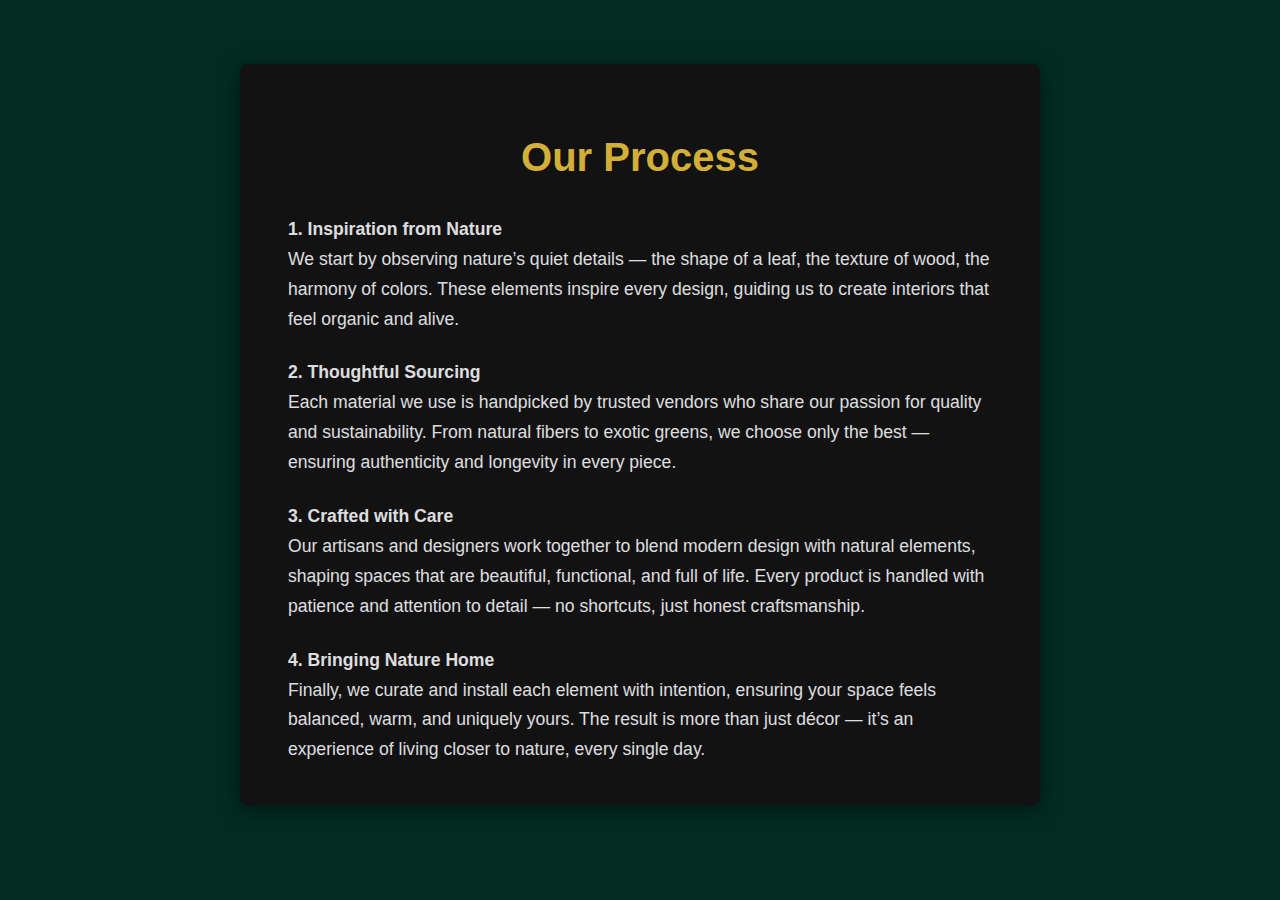
<file: our-process.html>
<!DOCTYPE html>
<html lang="en">
<head>
    <meta charset="UTF-8">
    <meta name="viewport" content="width=device-width, initial-scale=1.0">
    <title>Our Process</title>
    
    <link rel="stylesheet" href="company.css">
    
    </head>
<body>

    <main class="content-container">
        <h1>Our Process</h1>
        
        <p>
            <strong>1. Inspiration from Nature</strong><br>
            We start by observing nature’s quiet details — the shape of a leaf, the texture of wood, the harmony of colors. These elements inspire every design, guiding us to create interiors that feel organic and alive.
        </p>
        
        <p>
            <strong>2. Thoughtful Sourcing</strong><br>
            Each material we use is handpicked by trusted vendors who share our passion for quality and sustainability. From natural fibers to exotic greens, we choose only the best — ensuring authenticity and longevity in every piece.
        </p>
        
        <p>
            <strong>3. Crafted with Care</strong><br>
            Our artisans and designers work together to blend modern design with natural elements, shaping spaces that are beautiful, functional, and full of life. Every product is handled with patience and attention to detail — no shortcuts, just honest craftsmanship.
        </D>
        
        <p>
            <strong>4. Bringing Nature Home</strong><br>
            Finally, we curate and install each element with intention, ensuring your space feels balanced, warm, and uniquely yours. The result is more than just décor — it’s an experience of living closer to nature, every single day.
        </p>
    </main>

</body>
</html>
</file>
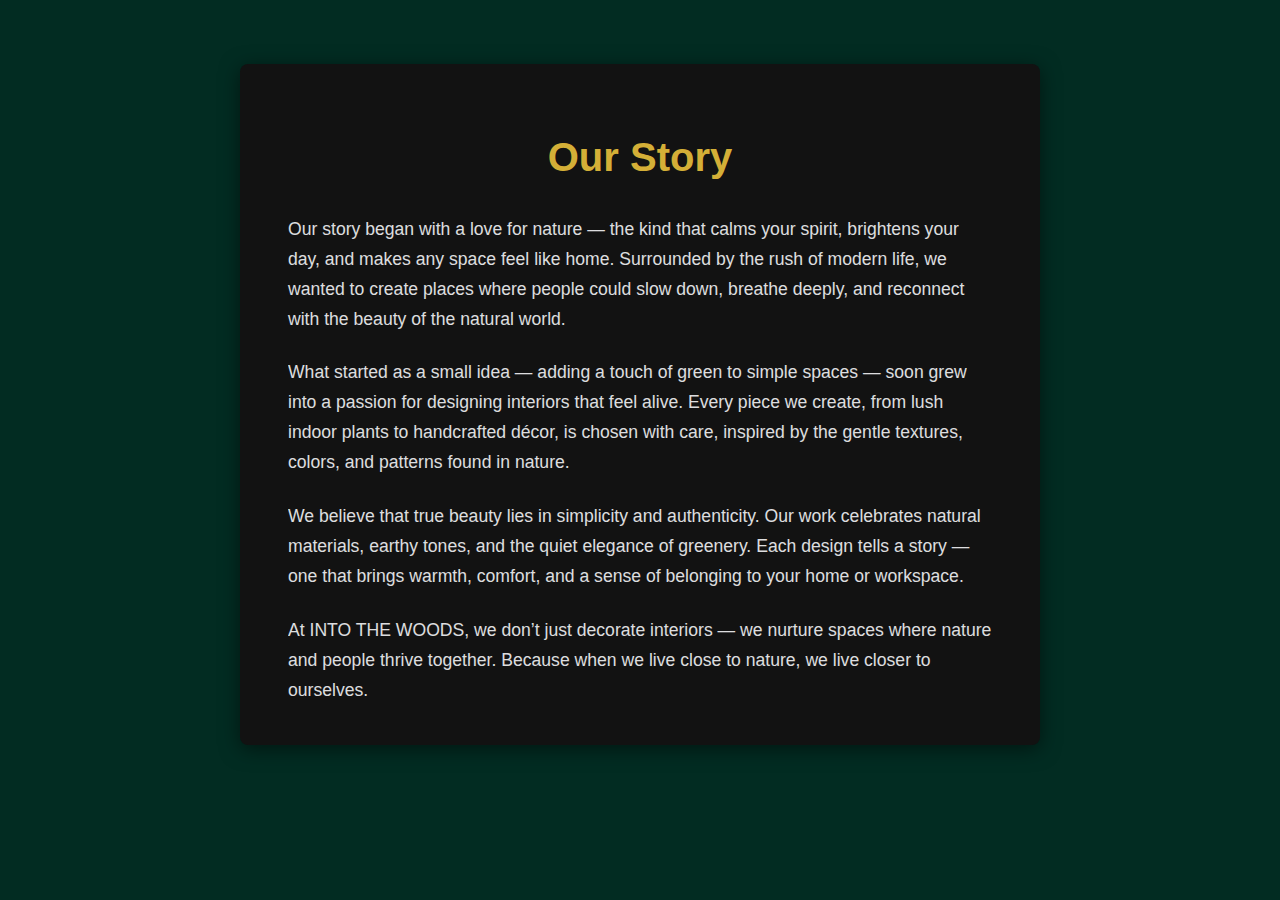
<file: our-story.html>
<!DOCTYPE html>
<html lang="en">
<head>
    <meta charset="UTF-8">
    <meta name="viewport" content="width=device-width, initial-scale=1.0">
    <title>Our Story</title>
    
    <link rel="stylesheet" href="company.css">
    
    </head>
<body>

    <main class="content-container">
        <h1>Our Story</h1>
        
        <p>
            Our story began with a love for nature — the kind that calms your spirit, brightens your day, and makes any space feel like home. Surrounded by the rush of modern life, we wanted to create places where people could slow down, breathe deeply, and reconnect with the beauty of the natural world.
        </p>
        
        <p>
            What started as a small idea — adding a touch of green to simple spaces — soon grew into a passion for designing interiors that feel alive. Every piece we create, from lush indoor plants to handcrafted décor, is chosen with care, inspired by the gentle textures, colors, and patterns found in nature.
        </p>
        
        <p>
            We believe that true beauty lies in simplicity and authenticity. Our work celebrates natural materials, earthy tones, and the quiet elegance of greenery. Each design tells a story — one that brings warmth, comfort, and a sense of belonging to your home or workspace.
        </p>

        <p>
            At INTO THE WOODS, we don’t just decorate interiors — we nurture spaces where nature and people thrive together. Because when we live close to nature, we live closer to ourselves.
        </p>
    </main>

</body>
</html>
</file>
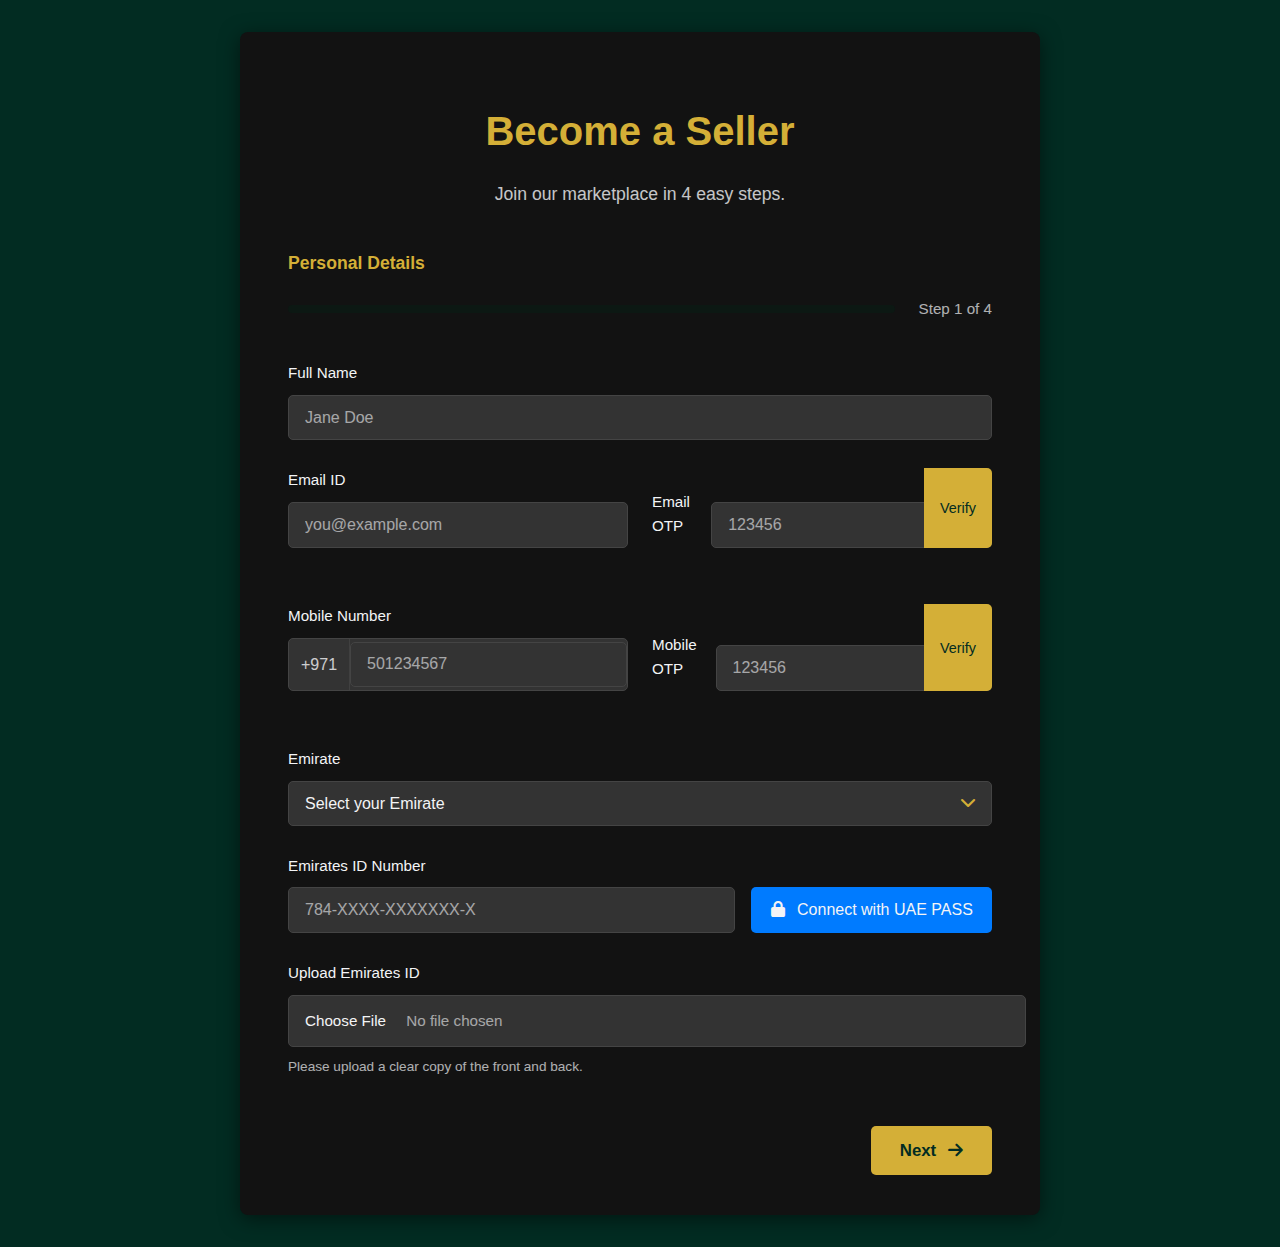
<file: seller.html>
<!DOCTYPE html>
<html lang="en">
<head>
    <meta charset="UTF-8">
    <meta name="viewport" content="width=device-width, initial-scale=1.0">
    <title>Become a Seller</title>
    <link rel="stylesheet" href="seller-style.css">
    <link rel="stylesheet" href="https://cdnjs.cloudflare.com/ajax/libs/font-awesome/6.5.2/css/all.min.css">
</head>
<body>
    <div class="seller-container">
        <div class="header-section">
            <h1 class="main-title">Become a Seller</h1>
            <p class="subtitle">Join our marketplace in 4 easy steps.</p>
        </div>

        <div class="progress-bar-container">
            <div class="progress-step-label" id="step-label">Personal Details</div>
            <div class="progress-bar-bg">
                <div class="progress-bar-fill" id="progress-bar-fill"></div>
            </div>
            <div class="step-counter" id="step-counter">Step 1 of 4</div>
        </div>

        <form id="seller-form" class="seller-form">
            <div class="form-step active" data-step="1">
                <div class="form-group">
                    <label for="fullName">Full Name</label>
                    <input type="text" id="fullName" name="fullName" placeholder="Jane Doe" required>
                </div>

                <div class="form-row">
                    <div class="form-group half-width">
                        <label for="emailID">Email ID</label>
                        <input type="email" id="emailID" name="emailID" placeholder="you@example.com" required>
                    </div>
                    <div class="form-group otp-group half-width">
                        <label for="emailOTP">Email OTP</label>
                        <input type="text" id="emailOTP" name="emailOTP" placeholder="123456" pattern="\d{6}" maxlength="6" required>
                        <button type="button" class="verify-btn">Verify</button>
                    </div>
                </div>

                <div class="form-row">
                    <div class="form-group mobile-group half-width">
                        <label for="mobileNumber">Mobile Number</label>
                        <div class="mobile-input-group">
                            <span class="country-code">+971</span>
                            <input type="tel" id="mobileNumber" name="mobileNumber" placeholder="501234567" pattern="[0-9]{8,10}" required>
                        </div>
                    </div>
                    <div class="form-group otp-group half-width">
                        <label for="mobileOTP">Mobile OTP</label>
                        <input type="text" id="mobileOTP" name="mobileOTP" placeholder="123456" pattern="\d{6}" maxlength="6" required>
                        <button type="button" class="verify-btn">Verify</button>
                    </div>
                </div>

                <div class="form-group">
                    <label for="emirate">Emirate</label>
                    <div class="select-wrapper">
                        <select id="emirate" name="emirate" required>
                            <option value="">Select your Emirate</option>
                            <option value="dubai">Dubai</option>
                            <option value="abudhabi">Abu Dhabi</option>
                            <option value="sharjah">Sharjah</option>
                            <option value="ajman">Ajman</option>
                            <option value="fujairah">Fujairah</option>
                            <option value="rak">Ras Al Khaimah</option>
                            <option value="ummalquwain">Umm Al Quwain</option>
                        </select>
                    </div>
                </div>

                <div class="form-group">
                    <label for="emiratesIDNumber">Emirates ID Number</label>
                    <div class="emirates-id-group">
                        <input type="text" id="emiratesIDNumber" name="emiratesIDNumber" placeholder="784-XXXX-XXXXXXX-X" pattern="[0-9]{3}-[0-9]{4}-[0-9]{7}-[0-9]{1}" required>
                        <button type="button" class="uae-pass-btn"><i class="fas fa-lock"></i> Connect with UAE PASS</button>
                    </div>
                </div>
                
                <div class="form-group file-upload-group">
                    <label for="uploadEmiratesID">Upload Emirates ID</label>
                    <input type="file" id="uploadEmiratesID" name="uploadEmiratesID" accept="image/*,.pdf" required>
                    <label for="uploadEmiratesID" class="custom-file-upload">Choose File <span class="file-name">No file chosen</span></label>
                    <p class="help-text">Please upload a clear copy of the front and back.</p>
                </div>

                <div class="form-navigation">
                    <button type="button" class="next-btn primary-btn">Next <i class="fas fa-arrow-right"></i></button>
                </div>
            </div>

            <div class="form-step" data-step="2">
                <div class="form-group">
                    <label for="accountEmailID">Email ID</label>
                    <input type="email" id="accountEmailID" name="accountEmailID" value="mirebac394@ekposta.com" readonly>
                    <p class="help-text">Your password will be linked to this email address.</p>
                </div>

                <div class="form-group">
                    <label for="createPassword">Create Password</label>
                    <input type="password" id="createPassword" name="createPassword" required minlength="8">
                </div>

                <div class="form-group">
                    <label for="confirmPassword">Confirm Password</label>
                    <input type="password" id="confirmPassword" name="confirmPassword" required minlength="8">
                </div>

                <div class="form-navigation">
                    <button type="button" class="prev-btn secondary-btn"><i class="fas fa-arrow-left"></i> Previous</button>
                    <button type="button" class="next-btn primary-btn">Next <i class="fas fa-arrow-right"></i></button>
                </div>
            </div>

            <div class="form-step" data-step="3">
                <div class="form-group file-upload-group">
                    <label for="tradeLicense">Trade License</label>
                    <input type="file" id="tradeLicense" name="tradeLicense" accept="image/*,.pdf" required>
                    <label for="tradeLicense" class="custom-file-upload">Choose File <span class="file-name">No file chosen</span></label>
                    <p class="help-text">Upload a valid copy of your trade license.</p>
                </div>

                <div class="form-row">
                    <div class="form-group half-width">
                        <label for="bankAccountHolderName">Bank Account Holder Name</label>
                        <input type="text" id="bankAccountHolderName" name="bankAccountHolderName" placeholder="Account Holder Name" required>
                    </div>
                    <div class="form-group half-width">
                        <label for="iban">IBAN</label>
                        <input type="text" id="iban" name="iban" placeholder="AEXXXXXXXXXXXXXXXXXXXXX" pattern="AE[0-9]{23}" maxlength="25" required>
                    </div>
                </div>

                <div class="form-group">
                    <label for="vatNumber">VAT Number (Optional)</label>
                    <input type="text" id="vatNumber" name="vatNumber" placeholder="TRN Number">
                </div>

                <div class="form-group">
                    <label for="fullAddress">Full Address</label>
                    <textarea id="fullAddress" name="fullAddress" rows="3" placeholder="Your complete business address" required></textarea>
                </div>

                <div class="form-group">
                    <label for="pickupDetails">Pickup Details</label>
                    <textarea id="pickupDetails" name="pickupDetails" rows="3" placeholder="e.g., Store address, warehouse location, contact person" required></textarea>
                    <p class="help-text">Provide information for order pickups.</p>
                </div>

                <div class="form-navigation">
                    <button type="button" class="prev-btn secondary-btn"><i class="fas fa-arrow-left"></i> Previous</button>
                    <button type="button" class="next-btn primary-btn">Next <i class="fas fa-arrow-right"></i></button>
                </div>
            </div>

            <div class="form-step" data-step="4">
                <div class="product-list-section">
                    <h2 class="section-title-danger">Your Products</h2>
                    <p class="error-message" id="product-error-message">Please add at least one product.</p>
                    
                    <div id="product-items-container">
                        </div>

                    <button type="button" class="add-product-btn primary-btn"><i class="fas fa-plus-circle"></i> Add Another Product</button>
                </div>

                <div class="form-navigation">
                    <button type="button" class="prev-btn secondary-btn"><i class="fas fa-arrow-left"></i> Previous</button>
                    <button type="submit" class="submit-btn primary-btn">Submit Application</button>
                </div>
            </div>
        </form>
    </div>

    <script src="seller-script.js"></script>
</body>
</html>
</file>
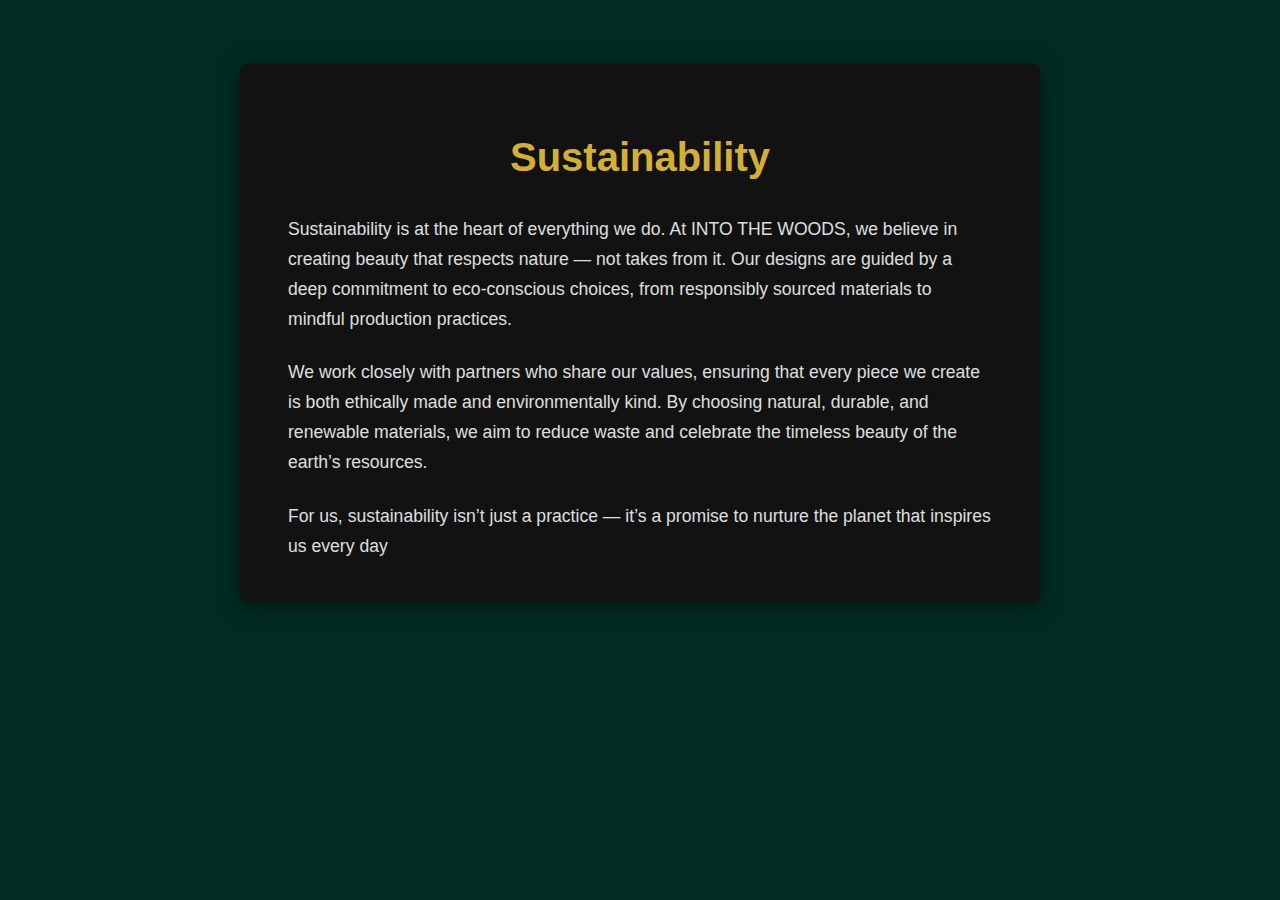
<file: sustainability.html>
<!DOCTYPE html>
<html lang="en">
<head>
    <meta charset="UTF-8">
    <meta name="viewport" content="width=device-width, initial-scale=1.0">
    <title>Sustainability</title>
    
    <link rel="stylesheet" href="company.css">
    
    </head>
<body>

    <main class="content-container">
        <h1>Sustainability</h1>
        
        <p>
            Sustainability is at the heart of everything we do. At INTO THE WOODS, we believe in creating beauty that respects nature — not takes from it. Our designs are guided by a deep commitment to eco-conscious choices, from responsibly sourced materials to mindful production practices.
        </p>
        
        <p>
            We work closely with partners who share our values, ensuring that every piece we create is both ethically made and environmentally kind. By choosing natural, durable, and renewable materials, we aim to reduce waste and celebrate the timeless beauty of the earth’s resources.
        </p>
        
        <p>
            For us, sustainability isn’t just a practice — it’s a promise to nurture the planet that inspires us every day
        </p>
    </main>

</body>
</html>
</file>
<file: company.css>
/* --- Color Variables --- */
:root {
    --emerald: #064e3b;
    --dark-emerald: #022c22;
    --gold: #d4af37;
    --text-light: #f3f4f6;
    --bg-dark-overlay: rgba(6,30,19,0.5);
    --emerald-hover: rgba(4,70,50,0.8);
    --gold-highlight: rgba(212,175,55,0.7);
    --error-red: #ef4444; /* Standard red for errors */
}

/* --- General Body and Page Styles --- */
body {
    margin: 0;
    padding: 0;
    font-family: -apple-system, BlinkMacSystemFont, "Segoe UI", Roboto, Helvetica, Arial, sans-serif;
    background-color: var(--dark-emerald); /* Main Dark Emerald background */
    color: var(--text-light);
    line-height: 1.6;
    display: flex;
    justify-content: center;
    align-items: flex-start; /* Aligns content box to the top */
    min-height: 100vh;
    padding: 2rem 1rem;
    box-sizing: border-box;
}

/* --- Main Content Box (for static pages) --- */
.content-container {
    background-color: #121212; 
    border-radius: 8px;
    box-shadow: 0 4px 20px rgba(0, 0, 0, 0.5);
    padding: 2.5rem 3rem;
    max-width: 800px; /* Optimal width for reading text */
    width: 100%;
    box-sizing: border-box;
    margin-top: 2rem; /* Adds some space from the top */
}

/* --- Content Box Typography --- */
.content-container h1 {
    color: var(--gold); /* Gold for the main title */
    font-size: 2.5rem;
    font-weight: 700;
    margin-bottom: 2rem;
    text-align: center;
    line-height: 1.3;
}

.content-container p {
    color: var(--text-light);
    font-size: 1.1rem;
    line-height: 1.7; /* More line spacing for better readability */
    opacity: 0.9;      /* Makes text slightly softer */
    margin-bottom: 1.5rem;
}

.content-container p:last-of-type {
    margin-bottom: 0; /* Removes extra space after the last paragraph */
}

/* ============================================
   SELLER FORM STYLES
============================================
*/

/* --- Form Container --- */
.seller-container {
    background-color: #121212; /* A slightly lighter dark for the form background */
    border-radius: 8px;
    box-shadow: 0 4px 20px rgba(0, 0, 0, 0.5);
    padding: 2.5rem 3rem;
    max-width: 800px;
    width: 100%;
    box-sizing: border-box;
}

/* --- Form Header Section --- */
.header-section {
    text-align: center;
    margin-bottom: 2.5rem;
}

.main-title {
    color: var(--gold);
    font-size: 2.5rem;
    font-weight: 700;
    margin-bottom: 0.5rem;
}

.subtitle {
    color: var(--text-light);
    opacity: 0.8;
    font-size: 1.1rem;
}

/* --- Form Progress Bar --- */
.progress-bar-container {
    display: flex;
    flex-wrap: wrap;
    align-items: center;
    justify-content: space-between;
    margin-bottom: 2.5rem;
    gap: 0.5rem;
}

.progress-step-label {
    flex-basis: 100%;
    color: var(--gold);
    font-weight: 600;
    font-size: 1.1rem;
    margin-bottom: 0.75rem;
}

.progress-bar-bg {
    flex-grow: 1;
    height: 8px;
    background-color: var(--bg-dark-overlay);
    border-radius: 4px;
    overflow: hidden;
    margin-right: 1rem;
}

.progress-bar-fill {
    height: 100%;
    width: 0%; /* Controlled by JS */
    background-color: var(--gold);
    border-radius: 4px;
    transition: width 0.4s ease-in-out;
}

.step-counter {
    color: var(--text-light);
    opacity: 0.7;
    font-size: 0.95rem;
    white-space: nowrap;
}

/* --- General Form Styles --- */
.form-step {
    display: none;
}

.form-step.active {
    display: block;
}

.form-group {
    margin-bottom: 1.75rem;
}

.form-group label {
    display: block;
    color: var(--text-light);
    font-size: 0.95rem;
    margin-bottom: 0.6rem;
    font-weight: 500;
}

.form-group input[type="text"],
.form-group input[type="email"],
.form-group input[type="password"],
.form-group input[type="tel"],
.form-group select,
.form-group textarea {
    width: 100%;
    padding: 0.8rem 1rem;
    background-color: #333;
    border: 1px solid #444;
    border-radius: 5px;
    color: var(--text-light);
    font-size: 1rem;
    transition: border-color 0.3s ease, box-shadow 0.3s ease;
    box-sizing: border-box;
}

.form-group input:focus,
.form-group select:focus,
.form-group textarea:focus {
    border-color: var(--gold);
    outline: none;
    box-shadow: 0 0 0 3px rgba(212, 175, 55, 0.3);
}

.form-group input::placeholder,
.form-group textarea::placeholder {
    color: var(--text-light);
    opacity: 0.6;
}

.form-group textarea {
    resize: vertical;
    min-height: 80px;
}

.form-row {
    display: flex;
    gap: 1.5rem;
    margin-bottom: 1.75rem;
}

.form-row .half-width {
    flex: 1;
}

/* --- Specific Form Input Styles --- */
.otp-group {
    position: relative;
    display: flex;
    align-items: flex-end;
}

.otp-group input {
    padding-right: 5.5rem;
}

.otp-group .verify-btn {
    position: absolute;
    right: 0;
    bottom: 0;
    height: 100%;
    padding: 0.5rem 1rem;
    background-color: var(--gold);
    color: var(--dark-emerald);
    border: none;
    border-radius: 0 5px 5px 0;
    cursor: pointer;
    font-size: 0.9rem;
    font-weight: 500;
    transition: background-color 0.3s ease;
    white-space: nowrap;
}

.otp-group .verify-btn:hover {
    background-color: var(--gold-highlight);
}

.mobile-input-group {
    display: flex;
    align-items: center;
    background-color: #333;
    border: 1px solid #444;
    border-radius: 5px;
}

.mobile-input-group .country-code {
    padding: 0.8rem 0.75rem;
    color: var(--text-light);
    opacity: 0.8;
    border-right: 1px solid #444;
    font-size: 1rem;
}

.mobile-input-group input {
    flex-grow: 1;
    border: none;
    background-color: transparent;
    padding: 0.8rem 1rem;
}
.mobile-input-group input:focus {
    box-shadow: none;
}
.mobile-input-group:focus-within {
    border-color: var(--gold);
    box-shadow: 0 0 0 3px rgba(212, 175, 55, 0.3);
}


.select-wrapper {
    position: relative;
}
.select-wrapper::after {
    content: '\f078'; /* Font Awesome chevron-down icon */
    font-family: 'Font Awesome 6 Free';
    font-weight: 900;
    position: absolute;
    right: 1rem;
    top: 50%;
    transform: translateY(-50%);
    color: var(--gold);
    pointer-events: none;
}
.form-group select {
    appearance: none;
    -webkit-appearance: none;
    -moz-appearance: none;
    padding-right: 2.5rem;
}


.emirates-id-group {
    display: flex;
    gap: 1rem;
}

.emirates-id-group input {
    flex-grow: 1;
}

.uae-pass-btn {
    flex-shrink: 0;
    padding: 0.8rem 1.2rem;
    background-color: #007bff;
    color: var(--text-light);
    border: none;
    border-radius: 5px;
    cursor: pointer;
    font-size: 1rem;
    font-weight: 500;
    transition: background-color 0.3s ease;
    white-space: nowrap;
}

.uae-pass-btn i {
    margin-right: 0.5rem;
}

.uae-pass-btn:hover {
    background-color: #0056b3;
}

/* --- Form File Upload --- */
.file-upload-group input[type="file"] {
    display: none;
}

.custom-file-upload {
    display: flex;
    align-items: center;
    justify-content: space-between;
    width: 100%;
    padding: 0.8rem 1rem;
    background-color: #333;
    border: 1px solid #444;
    border-radius: 5px;
    cursor: pointer;
    color: var(--text-light);
    font-size: 1rem;
    transition: border-color 0.3s ease, box-shadow 0.3s ease;
}

.custom-file-upload:hover {
    border-color: var(--gold);
}

.custom-file-upload .file-name {
    color: var(--text-light);
    opacity: 0.6;
    margin-left: 1rem;
    overflow: hidden;
    text-overflow: ellipsis;
    white-space: nowrap;
}

/* --- Form Help Text & Errors --- */
.help-text {
    font-size: 0.85rem;
    color: var(--text-light);
    opacity: 0.7;
    margin-top: 0.5rem;
}

.error-message {
    color: var(--error-red);
    font-size: 0.9rem;
    margin-top: -1rem;
    margin-bottom: 1.5rem;
    display: none;
}
.error-message.active {
    display: block;
}

.section-title-danger {
    color: var(--error-red);
    font-size: 1.2rem;
    font-weight: 600;
    margin-bottom: 1rem;
}

/* --- Form Navigation Buttons --- */
.form-navigation {
    display: flex;
    justify-content: flex-end;
    gap: 1.5rem;
    margin-top: 3rem;
}

.form-navigation .prev-btn {
    margin-right: auto;
}

.primary-btn,
.secondary-btn {
    padding: 0.9rem 1.8rem;
    border: none;
    border-radius: 5px;
    cursor: pointer;
    font-size: 1.05rem;
    font-weight: 600;
    transition: background-color 0.3s ease, transform 0.2s ease, color 0.3s ease;
    display: inline-flex;
    align-items: center;
    gap: 0.75rem;
}

.primary-btn {
    background-color: var(--gold);
    color: var(--dark-emerald);
}

.primary-btn:hover {
    background-color: var(--gold-highlight);
    transform: translateY(-2px);
}

.secondary-btn {
    background-color: #555;
    color: var(--text-light);
}

.secondary-btn:hover {
    background-color: #666;
    transform: translateY(-2px);
}

.primary-btn:disabled {
    background-color: var(--gold);
    color: var(--dark-emerald);
    cursor: not-allowed;
    opacity: 0.5;
    transform: none;
}

/* --- Form Step 4 (Product) Styles --- */
.product-list-section {
    border: 1px dashed #444;
    padding: 1.5rem;
    border-radius: 8px;
    margin-bottom: 2rem;
    text-align: center;
}

.add-product-btn {
    margin-top: 1.5rem;
    width: auto;
    background-color: var(--bg-dark-overlay);
    border: 1px solid var(--gold);
    color: var(--gold);
}

.add-product-btn:hover {
    background-color: var(--gold);
    color: var(--dark-emerald);
}

.add-product-btn i {
    margin-right: 0.75rem;
}

.product-item {
    background-color: #1e1e1e;
    border: 1px solid #333;
    border-radius: 8px;
    padding: 1.5rem;
    margin-bottom: 1rem;
    position: relative;
    text-align: left;
}

.product-item h4 {
    color: var(--gold);
    margin-bottom: 1rem;
    font-size: 1.1rem;
}

.product-item .delete-product-btn {
    position: absolute;
    top: 1rem;
    right: 1rem;
    background: none;
    border: none;
    color: var(--error-red);
    font-size: 1.2rem;
    cursor: pointer;
    transition: color 0.3s ease;
}

.product-item .delete-product-btn:hover {
    color: lighten(var(--error-red), 10%);
}

/* ============================================
   RESPONSIVE MEDIA QUERIES
============================================
*/
@media (max-width: 768px) {
    body {
        padding: 1rem;
    }

    .content-container,
    .seller-container {
        padding: 2rem 1.5rem;
        margin-top: 1rem;
        width: 95%;
    }

    .content-container h1 {
        font-size: 2rem;
    }
    .content-container p {
        font-size: 1rem;
    }

    .main-title {
        font-size: 2rem;
    }

    .subtitle {
        font-size: 1rem;
    }

    .progress-bar-container {
        flex-direction: column;
        align-items: flex-start;
        gap: 0.75rem;
    }

    .progress-bar-bg {
        width: 100%;
        margin-right: 0;
    }
    
    .progress-step-label {
        margin-bottom: 0.5rem;
    }

    .form-row {
        flex-direction: column;
        gap: 0;
    }

    .form-row .half-width {
        width: 100%;
        margin-bottom: 1.75rem;
    }
    .form-row .half-width:last-child {
        margin-bottom: 0;
    }

    .emirates-id-group {
        flex-direction: column;
        gap: 1rem;
    }

    .emirates-id-group input {
        width: 100%;
    }

    .uae-pass-btn {
        width: 100%;
        justify-content: center;
        padding: 0.9rem 1.2rem;
    }

    .form-navigation {
        flex-direction: column-reverse;
        gap: 1rem;
    }

    .primary-btn, .secondary-btn {
        width: 100%;
        justify-content: center;
    }

    .form-navigation .prev-btn {
        margin-right: 0;
    }
}

@media (max-width: 480px) {
    .content-container,
    .seller-container {
        padding: 1.5rem 1rem;
    }
    
    .main-title {
        font-size: 1.8rem;
    }

    .subtitle {
        font-size: 0.9rem;
    }

    .primary-btn, .secondary-btn {
        padding: 0.8rem 1.5rem;
        font-size: 1rem;
    }
}
</file>
<file: seller-style.css>
/* --- Color Variables --- */
:root {
    --emerald: #064e3b;
    --dark-emerald: #022c22;
    --gold: #d4af37;
    --text-light: #f3f4f6;
    --bg-dark-overlay: rgba(6,30,19,0.5);
    --emerald-hover: rgba(4,70,50,0.8);
    --gold-highlight: rgba(212,175,55,0.7);
    --error-red: #ef4444; /* Standard red for errors */
}

/* --- General Body and Container Styles --- */
body {
    margin: 0;
    padding: 0;
    font-family: -apple-system, BlinkMacSystemFont, "Segoe UI", Roboto, Helvetica, Arial, sans-serif;
    background-color: #022c22; /* Dark Emerald */
    color: var(--text-light);
    line-height: 1.6;
    display: flex;
    justify-content: center;
    align-items: flex-start; /* Align to top */
    min-height: 100vh;
    padding: 2rem 1rem; /* Add padding for smaller screens */
    box-sizing: border-box;
}

.seller-container {
    background-color: #121212; /* A slightly lighter dark for the form background */
    border-radius: 8px;
    box-shadow: 0 4px 20px rgba(0, 0, 0, 0.5);
    padding: 2.5rem 3rem;
    max-width: 800px;
    width: 100%;
    box-sizing: border-box;
}

/* --- Header Section --- */
.header-section {
    text-align: center;
    margin-bottom: 2.5rem;
}

.main-title {
    color: var(--gold); /* MODIFIED: Was --emerald */
    font-size: 2.5rem;
    font-weight: 700;
    margin-bottom: 0.5rem;
}

.subtitle {
    color: var(--text-light);
    opacity: 0.8;
    font-size: 1.1rem;
}

/* --- Progress Bar --- */
.progress-bar-container {
    display: flex;
    flex-wrap: wrap; /* Allow wrapping for labels */
    align-items: center;
    justify-content: space-between;
    margin-bottom: 2.5rem;
    gap: 0.5rem;
}

.progress-step-label {
    flex-basis: 100%; /* Take full width on top */
    color: var(--gold); /* MODIFIED: Was --emerald */
    font-weight: 600;
    font-size: 1.1rem;
    margin-bottom: 0.75rem;
}

.progress-bar-bg {
    flex-grow: 1;
    height: 8px;
    background-color: var(--bg-dark-overlay); /* Dark Emerald with overlay */
    border-radius: 4px;
    overflow: hidden;
    margin-right: 1rem;
}

.progress-bar-fill {
    height: 100%;
    width: 0%; /* Controlled by JS */
    background-color: var(--gold); /* MODIFIED: Was --emerald */
    border-radius: 4px;
    transition: width 0.4s ease-in-out;
}

.step-counter {
    color: var(--text-light);
    opacity: 0.7;
    font-size: 0.95rem;
    white-space: nowrap; /* Prevent wrapping */
}

/* --- Form Styles --- */
.form-step {
    display: none; /* Hidden by default, JS controls visibility */
}

.form-step.active {
    display: block;
}

.form-group {
    margin-bottom: 1.75rem;
}

.form-group label {
    display: block;
    color: var(--text-light);
    font-size: 0.95rem;
    margin-bottom: 0.6rem;
    font-weight: 500;
}

.form-group input[type="text"],
.form-group input[type="email"],
.form-group input[type="password"],
.form-group input[type="tel"],
.form-group select,
.form-group textarea {
    width: 100%;
    padding: 0.8rem 1rem;
    background-color: #333; /* Darker input background */
    border: 1px solid #444;
    border-radius: 5px;
    color: var(--text-light);
    font-size: 1rem;
    transition: border-color 0.3s ease, box-shadow 0.3s ease;
    box-sizing: border-box; /* Include padding in width */
}

.form-group input:focus,
.form-group select:focus,
.form-group textarea:focus {
    border-color: var(--gold); /* MODIFIED: Was --emerald */
    outline: none;
    box-shadow: 0 0 0 3px rgba(212, 175, 55, 0.3); /* MODIFIED: Gold with transparency */
}

.form-group input::placeholder,
.form-group textarea::placeholder {
    color: var(--text-light);
    opacity: 0.6;
}

.form-group textarea {
    resize: vertical;
    min-height: 80px;
}

/* --- Form Rows (for side-by-side inputs) --- */
.form-row {
    display: flex;
    gap: 1.5rem;
    margin-bottom: 1.75rem;
}

.form-row .half-width {
    flex: 1; /* Each takes equal space */
}

/* --- Specific Input Styles --- */
.otp-group {
    position: relative;
    display: flex;
    align-items: flex-end; /* Align input and button at bottom */
}

.otp-group input {
    padding-right: 5.5rem; /* Make space for button */
}

.otp-group .verify-btn {
    position: absolute;
    right: 0;
    bottom: 0; /* Align to the bottom of the input container */
    height: 100%; /* Make button same height as input */
    padding: 0.5rem 1rem;
    background-color: var(--gold); /* MODIFIED: Was --emerald */
    color: var(--dark-emerald); /* MODIFIED: Was --text-light */
    border: none;
    border-radius: 0 5px 5px 0;
    cursor: pointer;
    font-size: 0.9rem;
    font-weight: 500;
    transition: background-color 0.3s ease;
    white-space: nowrap;
}

.otp-group .verify-btn:hover {
    background-color: var(--gold-highlight); /* MODIFIED: Was --emerald-hover */
}

.mobile-input-group {
    display: flex;
    align-items: center;
    background-color: #333; /* Darker input background */
    border: 1px solid #444;
    border-radius: 5px;
}

.mobile-input-group .country-code {
    padding: 0.8rem 0.75rem;
    color: var(--text-light);
    opacity: 0.8;
    border-right: 1px solid #444;
    font-size: 1rem;
}

.mobile-input-group input {
    flex-grow: 1;
    border: none;
    background-color: transparent;
    padding: 0.8rem 1rem;
}
.mobile-input-group input:focus {
    box-shadow: none; /* Remove box shadow as border is on parent */
}
.mobile-input-group:focus-within { /* Apply focus style to parent */
    border-color: var(--gold); /* MODIFIED: Was --emerald */
    box-shadow: 0 0 0 3px rgba(212, 175, 55, 0.3); /* MODIFIED: Gold with transparency */
}


.select-wrapper {
    position: relative;
}
.select-wrapper::after {
    content: '\f078'; /* Font Awesome chevron-down icon */
    font-family: 'Font Awesome 6 Free';
    font-weight: 900;
    position: absolute;
    right: 1rem;
    top: 50%;
    transform: translateY(-50%);
    color: var(--gold); /* MODIFIED: Was --emerald */
    pointer-events: none; /* Ensures clicks go through to the select */
}
.form-group select {
    appearance: none; /* Remove default arrow */
    -webkit-appearance: none;
    -moz-appearance: none;
    padding-right: 2.5rem; /* Make space for custom arrow */
}


.emirates-id-group {
    display: flex;
    gap: 1rem;
}

.emirates-id-group input {
    flex-grow: 1;
}

.uae-pass-btn {
    flex-shrink: 0;
    padding: 0.8rem 1.2rem;
    background-color: #007bff; /* A standard blue for UAE Pass */
    color: var(--text-light);
    border: none;
    border-radius: 5px;
    cursor: pointer;
    font-size: 1rem;
    font-weight: 500;
    transition: background-color 0.3s ease;
    white-space: nowrap;
}

.uae-pass-btn i {
    margin-right: 0.5rem;
}

.uae-pass-btn:hover {
    background-color: #0056b3;
}

/* --- Custom File Upload --- */
.file-upload-group input[type="file"] {
    display: none; /* Hide original file input */
}

.custom-file-upload {
    display: flex;
    align-items: center;
    justify-content: space-between;
    width: 100%;
    padding: 0.8rem 1rem;
    background-color: #333;
    border: 1px solid #444;
    border-radius: 5px;
    cursor: pointer;
    color: var(--text-light);
    font-size: 1rem;
    transition: border-color 0.3s ease, box-shadow 0.3s ease;
}

.custom-file-upload:hover {
    border-color: var(--gold); /* MODIFIED: Was --emerald */
}

.custom-file-upload .file-name {
    color: var(--text-light);
    opacity: 0.6;
    margin-left: 1rem;
    overflow: hidden;
    text-overflow: ellipsis;
    white-space: nowrap;
}

/* --- Help Text and Error Messages --- */
.help-text {
    font-size: 0.85rem;
    color: var(--text-light);
    opacity: 0.7;
    margin-top: 0.5rem;
}

.error-message {
    color: var(--error-red);
    font-size: 0.9rem;
    margin-top: -1rem; /* Adjust spacing with previous element */
    margin-bottom: 1.5rem;
    display: none; /* Hidden by default, shown by JS */
}
.error-message.active {
    display: block;
}

.section-title-danger {
    color: var(--error-red);
    font-size: 1.2rem;
    font-weight: 600;
    margin-bottom: 1rem;
}

/* --- Form Navigation Buttons --- */
.form-navigation {
    display: flex;
    justify-content: flex-end;
    gap: 1.5rem;
    margin-top: 3rem;
}

.form-navigation .prev-btn {
    margin-right: auto; /* Push previous button to the left */
}

.primary-btn,
.secondary-btn {
    padding: 0.9rem 1.8rem;
    border: none;
    border-radius: 5px;
    cursor: pointer;
    font-size: 1.05rem;
    font-weight: 600;
    transition: background-color 0.3s ease, transform 0.2s ease, color 0.3s ease;
    display: inline-flex;
    align-items: center;
    gap: 0.75rem;
}

.primary-btn {
    background-color: var(--gold); /* MODIFIED: Was --emerald */
    color: var(--dark-emerald); /* MODIFIED: Was --text-light */
}

.primary-btn:hover {
    background-color: var(--gold-highlight); /* MODIFIED: Was --emerald-hover */
    transform: translateY(-2px);
}

.secondary-btn {
    background-color: #555; /* A dark grey for previous */
    color: var(--text-light);
}

.secondary-btn:hover {
    background-color: #666;
    transform: translateY(-2px);
}

.primary-btn:disabled {
    background-color: var(--gold); /* MODIFIED: Was #555 */
    color: var(--dark-emerald); /* MODIFIED: Added for contrast */
    cursor: not-allowed;
    opacity: 0.5; /* MODIFIED: Was 0.7 */
    transform: none;
}

/* --- Step 4 Specific Styles (Product Section) --- */
.product-list-section {
    border: 1px dashed #444;
    padding: 1.5rem;
    border-radius: 8px;
    margin-bottom: 2rem;
    text-align: center;
}

.add-product-btn {
    margin-top: 1.5rem;
    width: auto;
    background-color: var(--bg-dark-overlay); /* Semi-transparent emerald for add product */
    border: 1px solid var(--gold); /* MODIFIED: Was --emerald */
    color: var(--gold); /* MODIFIED: Was --emerald */
}

.add-product-btn:hover {
    background-color: var(--gold); /* MODIFIED: Was --emerald */
    color: var(--dark-emerald); /* MODIFIED: Was --text-light */
}

.add-product-btn i {
    margin-right: 0.75rem;
}

/* --- Dynamic Product Item Styles --- */
.product-item {
    background-color: #1e1e1e;
    border: 1px solid #333;
    border-radius: 8px;
    padding: 1.5rem;
    margin-bottom: 1rem;
    position: relative;
    text-align: left;
}

.product-item h4 {
    color: var(--gold);
    margin-bottom: 1rem;
    font-size: 1.1rem;
}

.product-item .delete-product-btn {
    position: absolute;
    top: 1rem;
    right: 1rem;
    background: none;
    border: none;
    color: var(--error-red);
    font-size: 1.2rem;
    cursor: pointer;
    transition: color 0.3s ease;
}

.product-item .delete-product-btn:hover {
    color: lighten(var(--error-red), 10%);
}

/* --- Media Queries for Responsiveness --- */
@media (max-width: 768px) {
    .seller-container {
        padding: 1.5rem;
        width: 95%;
    }

    .main-title {
        font-size: 2rem;
    }

    .subtitle {
        font-size: 1rem;
    }

    .progress-bar-container {
        flex-direction: column;
        align-items: flex-start;
        gap: 0.75rem;
    }

    .progress-bar-bg {
        width: 100%;
        margin-right: 0;
    }
    
    .progress-step-label {
        margin-bottom: 0.5rem;
    }

    .form-row {
        flex-direction: column;
        gap: 0; /* No gap when stacked */
    }

    .form-row .half-width {
        width: 100%;
        margin-bottom: 1.75rem; /* Add margin back for stacked items */
    }
    .form-row .half-width:last-child {
        margin-bottom: 0;
    }

    .emirates-id-group {
        flex-direction: column;
        gap: 1rem;
    }

    .emirates-id-group input {
        width: 100%;
    }

    .uae-pass-btn {
        width: 100%;
        justify-content: center; /* Center icon and text */
        padding: 0.9rem 1.2rem; /* Adjust padding */
    }

    .form-navigation {
        flex-direction: column-reverse; /* Next on top, Previous below */
        gap: 1rem;
    }

    .primary-btn, .secondary-btn {
        width: 100%;
        justify-content: center;
    }

    .form-navigation .prev-btn {
        margin-right: 0; /* Remove auto margin */
    }
}

@media (max-width: 480px) {
    .seller-container {
        padding: 1rem;
    }

    .main-title {
        font-size: 1.8rem;
    }

    .subtitle {
        font-size: 0.9rem;
    }

    .primary-btn, .secondary-btn {
        padding: 0.8rem 1.5rem;
        font-size: 1rem;
    }
}
</file>
